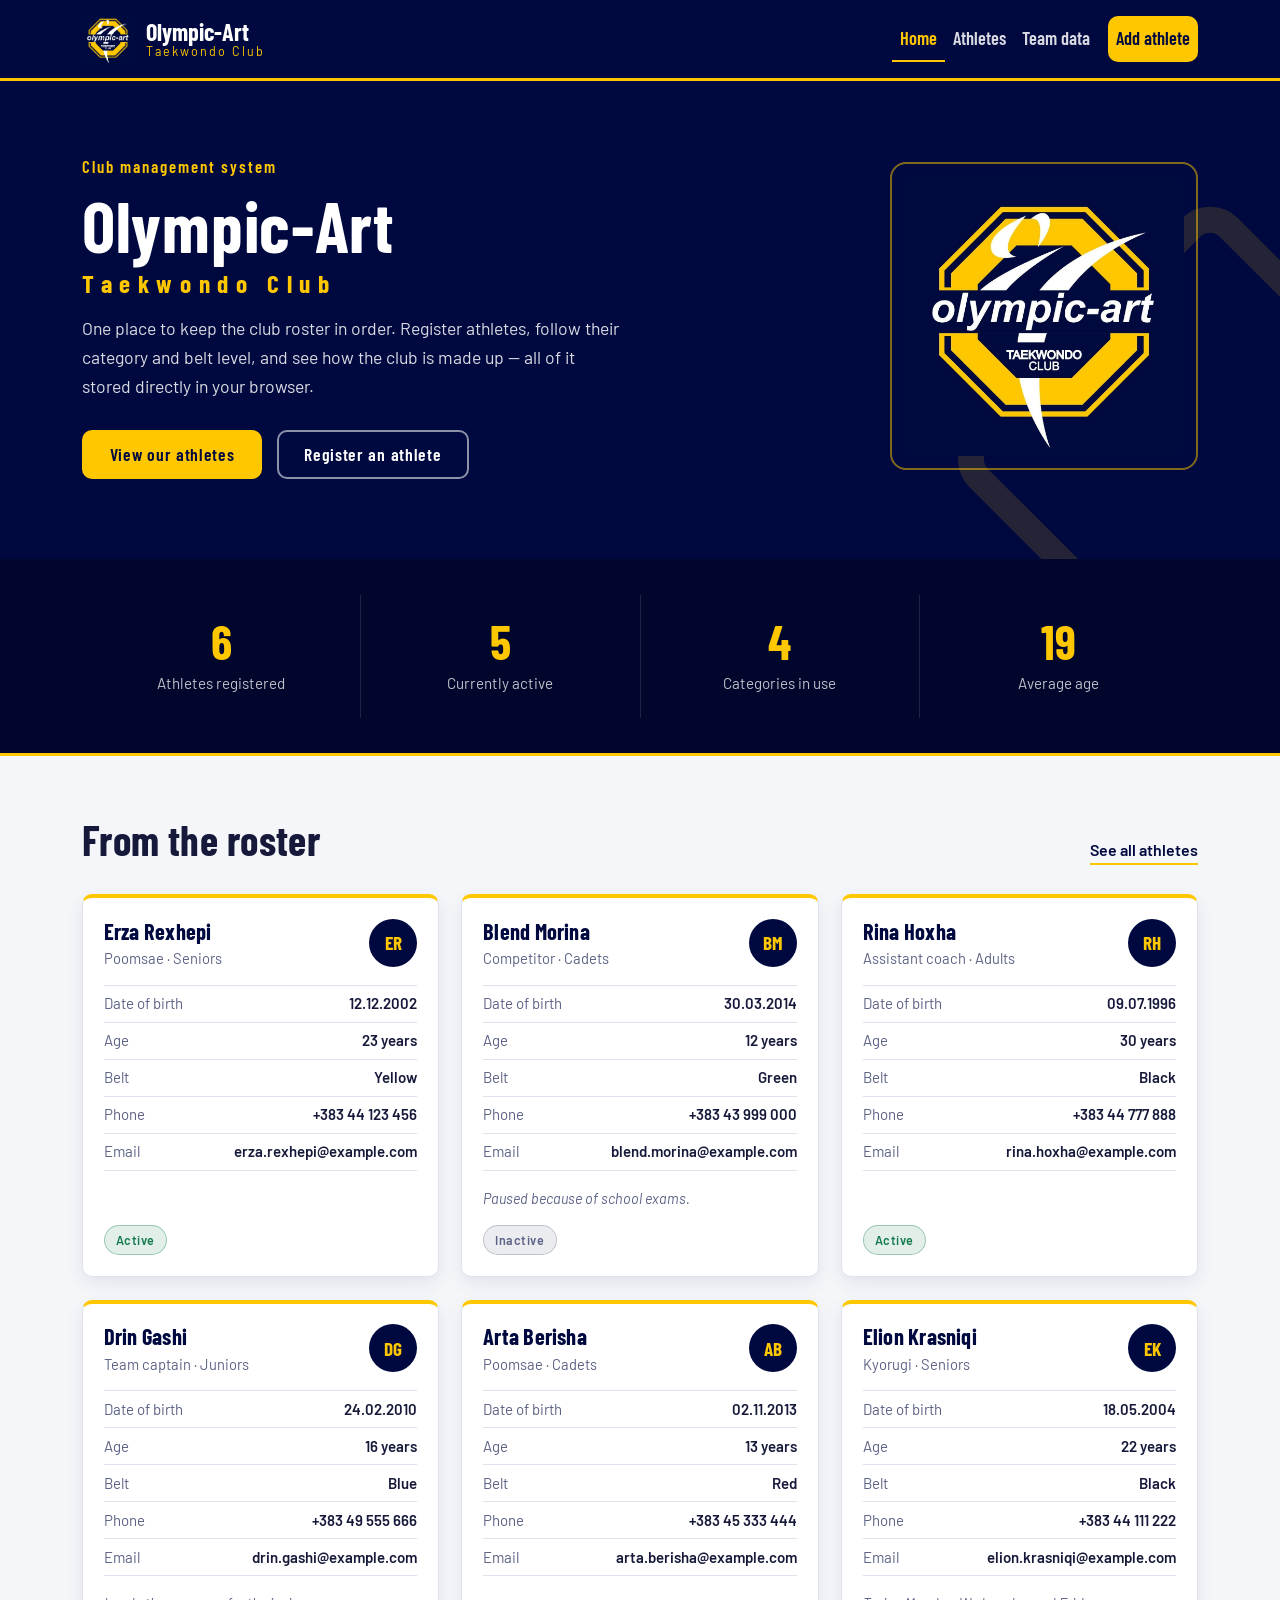
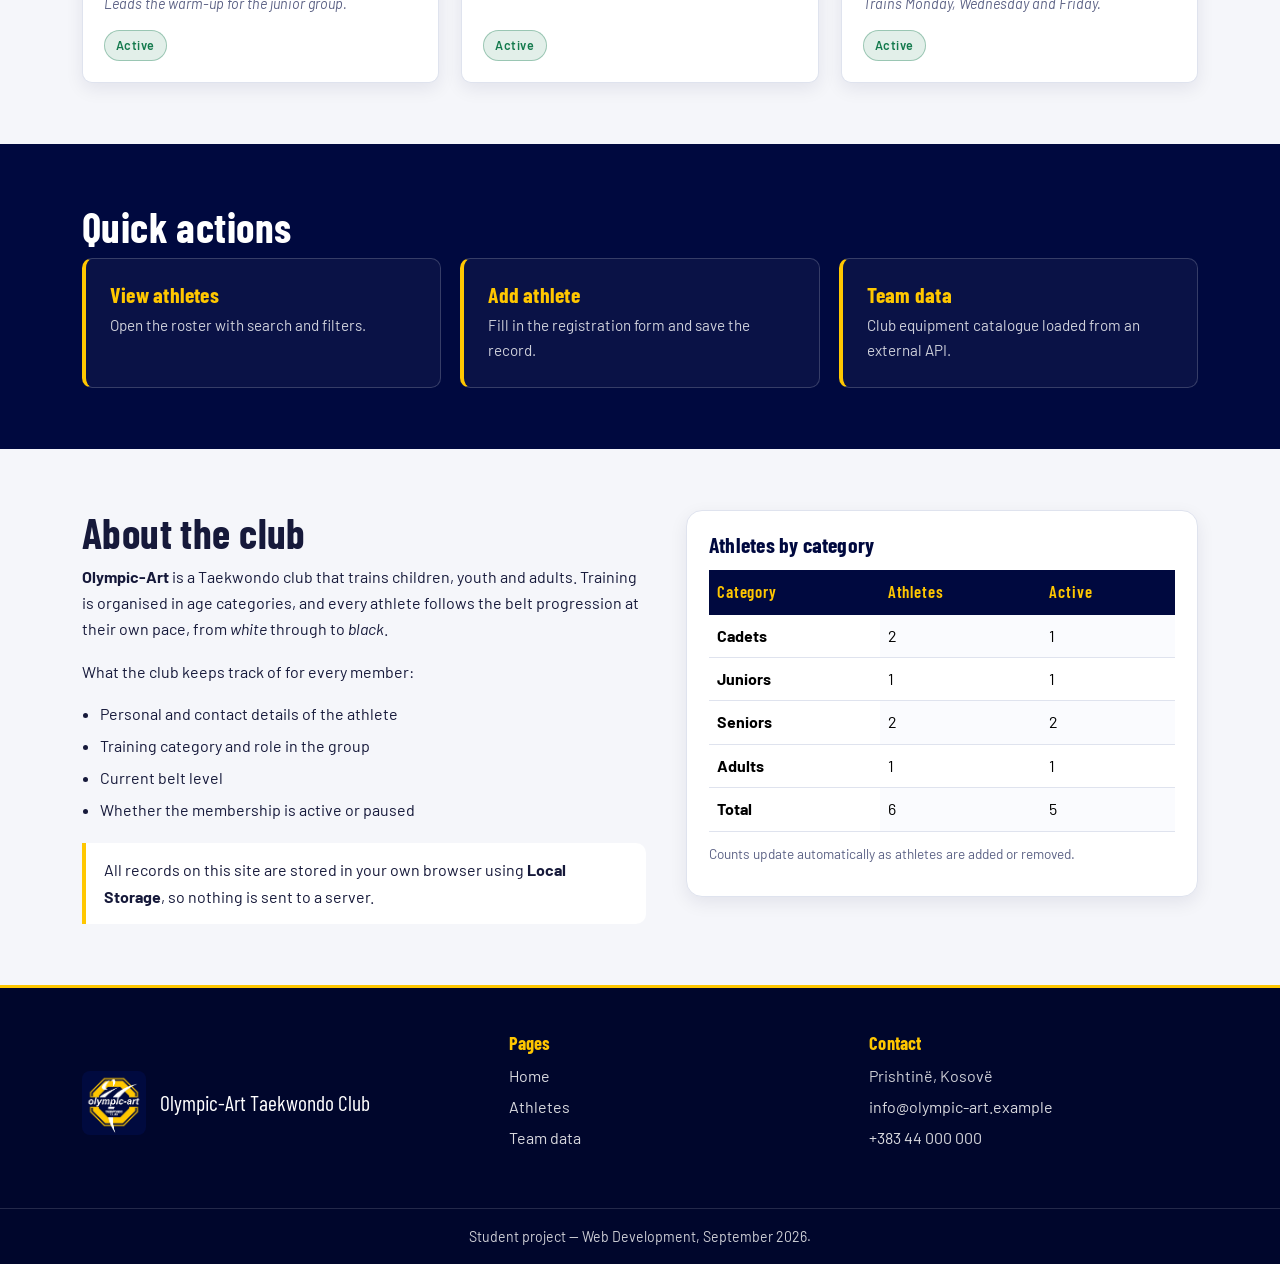
<file: index.html>
<!DOCTYPE html>
<html lang="en">
<head>
  <meta charset="UTF-8">
  <meta name="viewport" content="width=device-width, initial-scale=1.0">
  <title>Olympic-Art Taekwondo Club — Home</title>
  <meta name="description" content="Olympic-Art Taekwondo Club — athlete management system built with HTML, CSS, JavaScript and Bootstrap 5.">

  <!-- Bootstrap 5 (CSS framework) -->
  <link href="https://cdn.jsdelivr.net/npm/bootstrap@5.3.3/dist/css/bootstrap.min.css" rel="stylesheet">
  <!-- Fonts -->
  <link rel="preconnect" href="https://fonts.googleapis.com">
  <link rel="preconnect" href="https://fonts.gstatic.com" crossorigin>
  <link href="https://fonts.googleapis.com/css2?family=Barlow+Condensed:wght@500;600;700&family=Barlow:wght@400;500;600;700&display=swap" rel="stylesheet">
  <!-- My own external stylesheet -->
  <link rel="stylesheet" href="styles/style.css">
  <link rel="icon" href="assets/images/olympic-art-logo.jpg">
</head>

<body>

  <!-- ============ HEADER / NAVIGATION ============ -->
  <header class="site-header">
    <nav class="navbar navbar-expand-lg oa-navbar" aria-label="Main navigation">
      <div class="container">

        <a class="navbar-brand oa-brand" href="index.html">
          <img src="assets/images/olympic-art-logo.jpg" alt="Olympic-Art Taekwondo Club logo" class="oa-logo">
          <span class="oa-brand-text">
            <strong>Olympic-Art</strong>
            <em>Taekwondo Club</em>
          </span>
        </a>

        <button class="navbar-toggler oa-toggler" type="button" data-bs-toggle="collapse"
                data-bs-target="#mainNav" aria-controls="mainNav" aria-expanded="false"
                aria-label="Open navigation menu">
          <span class="navbar-toggler-icon"></span>
        </button>

        <div class="collapse navbar-collapse" id="mainNav">
          <ul class="navbar-nav ms-auto oa-nav-list">
            <li class="nav-item"><a class="nav-link active" href="index.html">Home</a></li>
            <li class="nav-item"><a class="nav-link" href="pages/players.html">Athletes</a></li>
            <li class="nav-item"><a class="nav-link" href="pages/api.html">Team data</a></li>
            <li class="nav-item"><a class="nav-link nav-cta" href="pages/players.html#addAthlete">Add athlete</a></li>
          </ul>
        </div>

      </div>
    </nav>
  </header>

  <main>

    <!-- ============ HERO ============ -->
    <section class="hero" id="top">
      <div class="container hero-inner">

        <div class="hero-copy">
          <p class="hero-eyebrow">Club management system</p>
          <h1 class="hero-title">Olympic-Art<span class="hero-title-sub">Taekwondo Club</span></h1>
          <p class="hero-text">
            One place to keep the club roster in order. Register athletes, follow their
            category and belt level, and see how the club is made up — all of it stored
            directly in your browser.
          </p>
          <div class="hero-actions">
            <a class="btn btn-gold" href="pages/players.html">View our athletes</a>
            <a class="btn btn-outline-light-gold" href="pages/players.html#addAthlete">Register an athlete</a>
          </div>
        </div>

        <div class="hero-logo-wrap">
          <img src="assets/images/olympic-art-logo.jpg" alt="Official Olympic-Art club emblem" class="hero-logo">
        </div>

      </div>
    </section>

    <!-- ============ STATISTICS DASHBOARD (values written by JavaScript) ============ -->
    <section class="stats" aria-labelledby="statsHeading">
      <div class="container">
        <h2 id="statsHeading" class="visually-hidden">Club statistics</h2>

        <div class="stats-grid">
          <article class="stat">
            <p class="stat-value" id="statTotal">0</p>
            <p class="stat-label">Athletes registered</p>
          </article>
          <article class="stat">
            <p class="stat-value" id="statActive">0</p>
            <p class="stat-label">Currently active</p>
          </article>
          <article class="stat">
            <p class="stat-value" id="statTeams">0</p>
            <p class="stat-label">Categories in use</p>
          </article>
          <article class="stat">
            <p class="stat-value" id="statAvgAge">0</p>
            <p class="stat-label">Average age</p>
          </article>
        </div>
      </div>
    </section>

    <!-- ============ FEATURED ATHLETES (rendered from Local Storage) ============ -->
    <section class="section section-light" aria-labelledby="featuredHeading">
      <div class="container">

        <div class="section-head">
          <h2 id="featuredHeading">From the roster</h2>
          <a class="section-link" href="pages/players.html">See all athletes</a>
        </div>

        <div class="card-grid" id="featuredAthletes">
          <!-- JavaScript inserts athlete cards here -->
        </div>

        <p class="empty-note" id="featuredEmpty" hidden>
          No athletes yet. <a href="pages/players.html#addAthlete">Register the first one</a>.
        </p>

      </div>
    </section>

    <!-- ============ QUICK ACTIONS ============ -->
    <section class="section section-navy" aria-labelledby="actionsHeading">
      <div class="container">
        <h2 id="actionsHeading" class="section-title-light">Quick actions</h2>

        <div class="action-grid">
          <a class="action" href="pages/players.html">
            <h3 class="action-title">View athletes</h3>
            <p class="action-text">Open the roster with search and filters.</p>
          </a>
          <a class="action" href="pages/players.html#addAthlete">
            <h3 class="action-title">Add athlete</h3>
            <p class="action-text">Fill in the registration form and save the record.</p>
          </a>
          <a class="action" href="pages/api.html">
            <h3 class="action-title">Team data</h3>
            <p class="action-text">Club equipment catalogue loaded from an external API.</p>
          </a>
        </div>
      </div>
    </section>

    <!-- ============ ABOUT + TABLE ============ -->
    <section class="section section-light" aria-labelledby="aboutHeading">
      <div class="container about-layout">

        <article class="about-text">
          <h2 id="aboutHeading">About the club</h2>
          <p>
            <strong>Olympic-Art</strong> is a Taekwondo club that trains children, youth and adults.
            Training is organised in age categories, and every athlete follows the belt
            progression at their own pace, from <em>white</em> through to <em>black</em>.
          </p>
          <p>What the club keeps track of for every member:</p>
          <ul class="about-list">
            <li>Personal and contact details of the athlete</li>
            <li>Training category and role in the group</li>
            <li>Current belt level</li>
            <li>Whether the membership is active or paused</li>
          </ul>
          <p class="about-note">
            All records on this site are stored in your own browser using
            <strong>Local Storage</strong>, so nothing is sent to a server.
          </p>
        </article>

        <div class="about-table">
          <h3 class="table-title">Athletes by category</h3>
          <div class="table-responsive">
            <table class="table oa-table">
              <caption>Counts update automatically as athletes are added or removed.</caption>
              <thead>
                <tr>
                  <th scope="col">Category</th>
                  <th scope="col">Athletes</th>
                  <th scope="col">Active</th>
                </tr>
              </thead>
              <tbody id="categoryTableBody">
                <!-- JavaScript inserts rows here -->
              </tbody>
            </table>
          </div>
        </div>

      </div>
    </section>

  </main>

  <!-- ============ FOOTER ============ -->
  <footer class="site-footer">
    <div class="container footer-inner">

      <div class="footer-brand">
        <img src="assets/images/olympic-art-logo.jpg" alt="Olympic-Art logo" class="footer-logo">
        <p class="footer-tagline">Olympic-Art Taekwondo Club</p>
      </div>

      <nav class="footer-nav" aria-label="Footer navigation">
        <h2 class="footer-heading">Pages</h2>
        <ul>
          <li><a href="index.html">Home</a></li>
          <li><a href="pages/players.html">Athletes</a></li>
          <li><a href="pages/api.html">Team data</a></li>
        </ul>
      </nav>

      <address class="footer-contact">
        <h2 class="footer-heading">Contact</h2>
        <p>Prishtinë, Kosovë</p>
        <p><a href="mailto:info@olympic-art.example">info@olympic-art.example</a></p>
        <p><a href="tel:+38344000000">+383 44 000 000</a></p>
      </address>

    </div>
    <div class="footer-bottom">
      <p>Student project — Web Development, September 2026.</p>
    </div>
  </footer>

  <!-- Bootstrap JavaScript (needed for the mobile navbar) -->
  <script src="https://cdn.jsdelivr.net/npm/bootstrap@5.3.3/dist/js/bootstrap.bundle.min.js"></script>
  <!-- My own JavaScript -->
  <script src="scripts/script.js"></script>
</body>
</html>
</file>
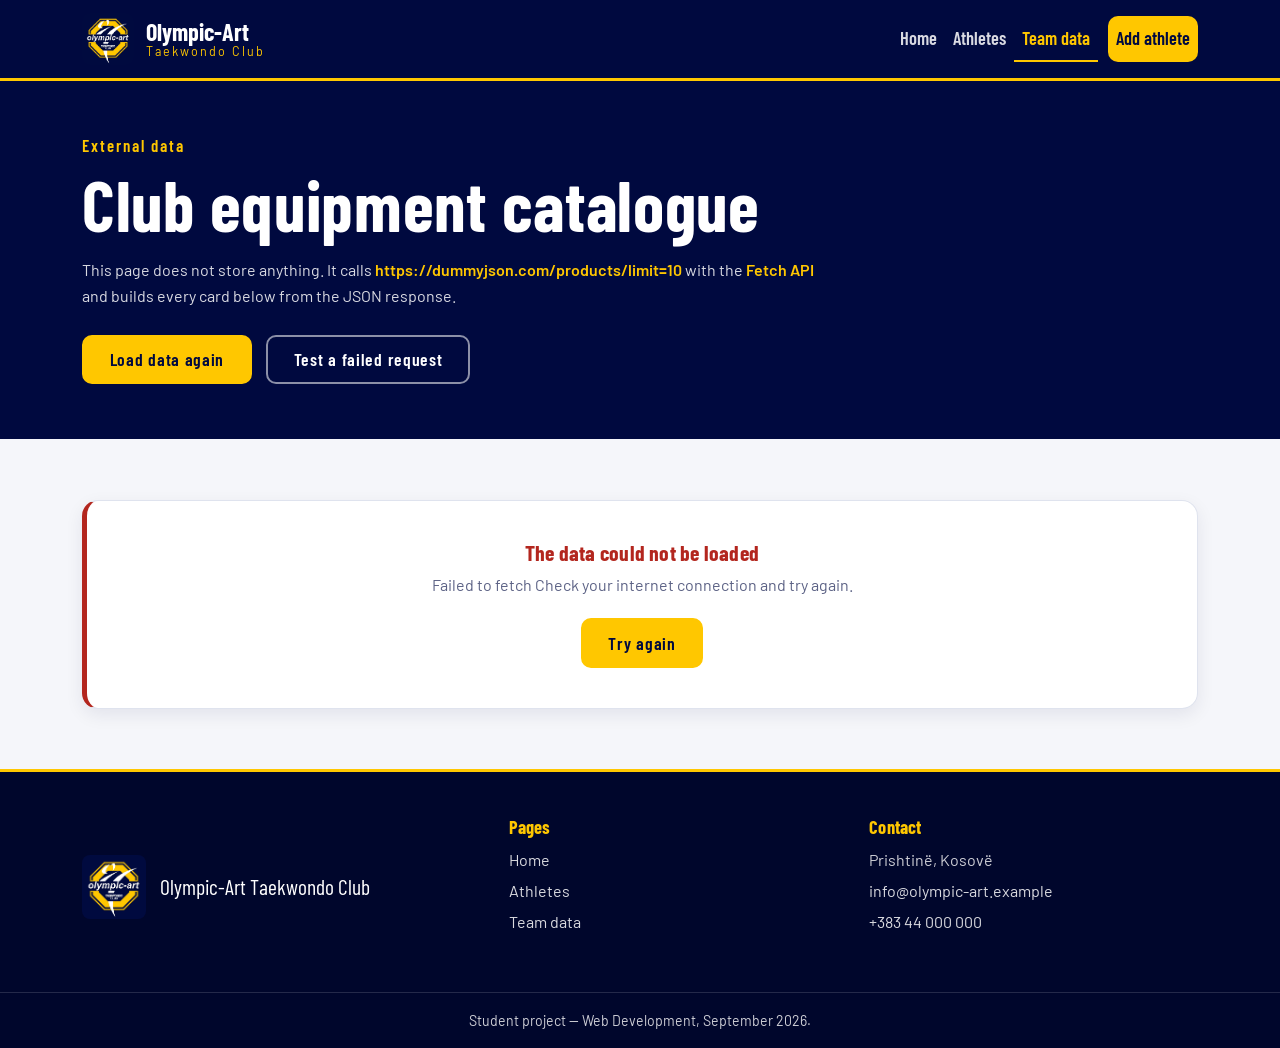
<file: pages/api.html>
<!DOCTYPE html>
<html lang="en">
<head>
  <meta charset="UTF-8">
  <meta name="viewport" content="width=device-width, initial-scale=1.0">
  <title>Team data — Olympic-Art Taekwondo Club</title>
  <meta name="description" content="Live data loaded with the Fetch API from dummyjson.com and rendered with DOM manipulation.">

  <link href="https://cdn.jsdelivr.net/npm/bootstrap@5.3.3/dist/css/bootstrap.min.css" rel="stylesheet">
  <link rel="preconnect" href="https://fonts.googleapis.com">
  <link rel="preconnect" href="https://fonts.gstatic.com" crossorigin>
  <link href="https://fonts.googleapis.com/css2?family=Barlow+Condensed:wght@500;600;700&family=Barlow:wght@400;500;600;700&display=swap" rel="stylesheet">
  <link rel="stylesheet" href="../styles/style.css">
  <link rel="icon" href="../assets/images/olympic-art-logo.jpg">
</head>

<body>

  <!-- ============ HEADER / NAVIGATION ============ -->
  <header class="site-header">
    <nav class="navbar navbar-expand-lg oa-navbar" aria-label="Main navigation">
      <div class="container">

        <a class="navbar-brand oa-brand" href="../index.html">
          <img src="../assets/images/olympic-art-logo.jpg" alt="Olympic-Art Taekwondo Club logo" class="oa-logo">
          <span class="oa-brand-text">
            <strong>Olympic-Art</strong>
            <em>Taekwondo Club</em>
          </span>
        </a>

        <button class="navbar-toggler oa-toggler" type="button" data-bs-toggle="collapse"
                data-bs-target="#mainNav" aria-controls="mainNav" aria-expanded="false"
                aria-label="Open navigation menu">
          <span class="navbar-toggler-icon"></span>
        </button>

        <div class="collapse navbar-collapse" id="mainNav">
          <ul class="navbar-nav ms-auto oa-nav-list">
            <li class="nav-item"><a class="nav-link" href="../index.html">Home</a></li>
            <li class="nav-item"><a class="nav-link" href="players.html">Athletes</a></li>
            <li class="nav-item"><a class="nav-link active" href="api.html">Team data</a></li>
            <li class="nav-item"><a class="nav-link nav-cta" href="players.html#addAthlete">Add athlete</a></li>
          </ul>
        </div>

      </div>
    </nav>
  </header>

  <main>

    <!-- ============ PAGE INTRO ============ -->
    <section class="page-head">
      <div class="container">
        <p class="hero-eyebrow">External data</p>
        <h1 class="page-title">Club equipment catalogue</h1>
        <p class="page-lead">
          This page does not store anything. It calls
          <strong>https://dummyjson.com/products/limit=10</strong> with the
          <strong>Fetch API</strong> and builds every card below from the JSON response.
        </p>

        <div class="hero-actions">
          <button type="button" class="btn btn-gold" id="reloadBtn">Load data again</button>
          <button type="button" class="btn btn-outline-light-gold" id="simulateErrorBtn">Test a failed request</button>
        </div>
      </div>
    </section>

    <!-- ============ FETCH RESULT ============ -->
    <section class="section section-light" aria-labelledby="apiHeading">
      <div class="container">

        <h2 id="apiHeading" class="visually-hidden">Data received from the API</h2>

        <!-- 1. Loading state -->
        <div class="state-box" id="loadingState" role="status">
          <span class="spinner-border oa-spinner" aria-hidden="true"></span>
          <p>Loading data from the API…</p>
        </div>

        <!-- 2. Error state -->
        <div class="state-box state-error" id="errorState" role="alert" hidden>
          <h3 class="state-title">The data could not be loaded</h3>
          <p id="errorMessage"></p>
          <button type="button" class="btn btn-gold" id="retryBtn">Try again</button>
        </div>

        <!-- 3. Small note about which endpoint answered -->
        <p class="api-note" id="apiNote" hidden></p>

        <!-- 4. Products are created here by JavaScript -->
        <div class="product-grid" id="productGrid"></div>

      </div>
    </section>

  </main>

  <!-- ============ FOOTER ============ -->
  <footer class="site-footer">
    <div class="container footer-inner">

      <div class="footer-brand">
        <img src="../assets/images/olympic-art-logo.jpg" alt="Olympic-Art logo" class="footer-logo">
        <p class="footer-tagline">Olympic-Art Taekwondo Club</p>
      </div>

      <nav class="footer-nav" aria-label="Footer navigation">
        <h2 class="footer-heading">Pages</h2>
        <ul>
          <li><a href="../index.html">Home</a></li>
          <li><a href="players.html">Athletes</a></li>
          <li><a href="api.html">Team data</a></li>
        </ul>
      </nav>

      <address class="footer-contact">
        <h2 class="footer-heading">Contact</h2>
        <p>Prishtinë, Kosovë</p>
        <p><a href="mailto:info@olympic-art.example">info@olympic-art.example</a></p>
        <p><a href="tel:+38344000000">+383 44 000 000</a></p>
      </address>

    </div>
    <div class="footer-bottom">
      <p>Student project — Web Development, September 2026.</p>
    </div>
  </footer>

  <script src="https://cdn.jsdelivr.net/npm/bootstrap@5.3.3/dist/js/bootstrap.bundle.min.js"></script>
  <script src="../scripts/script.js"></script>
</body>
</html>
</file>
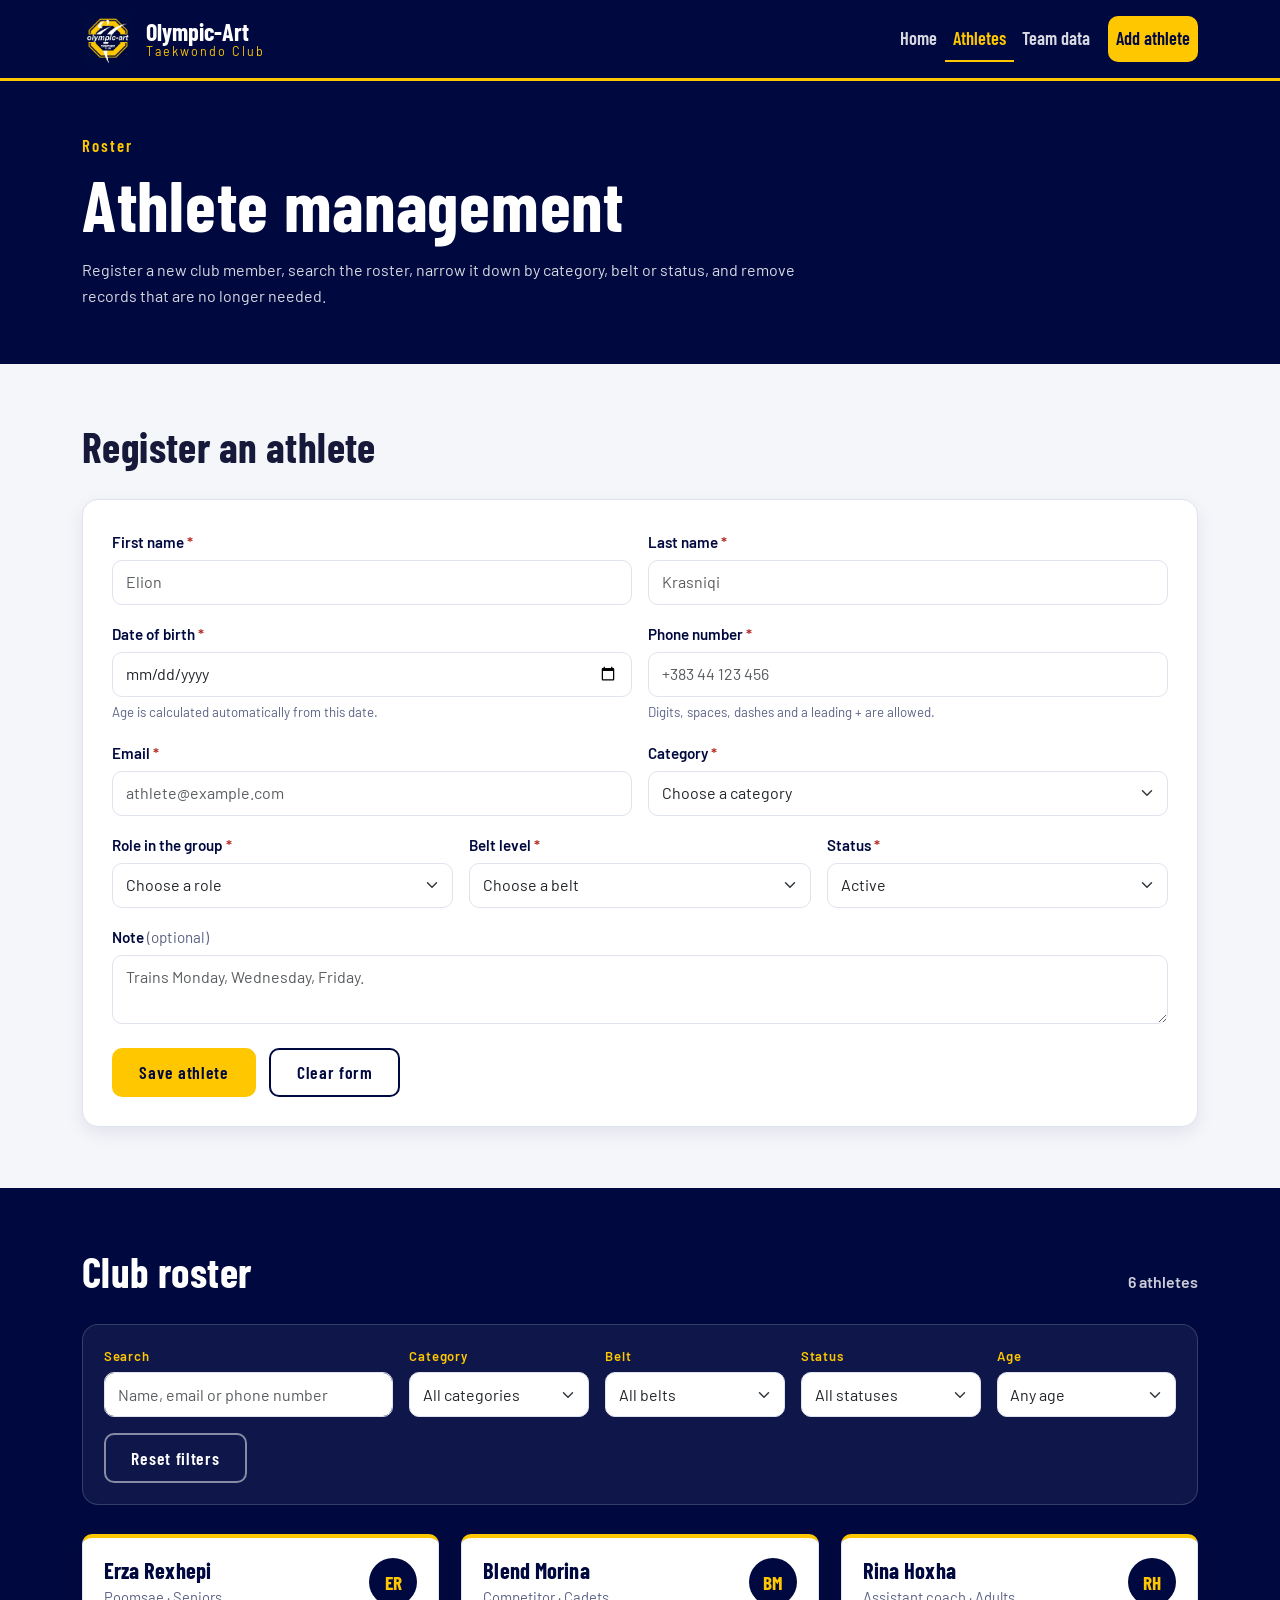
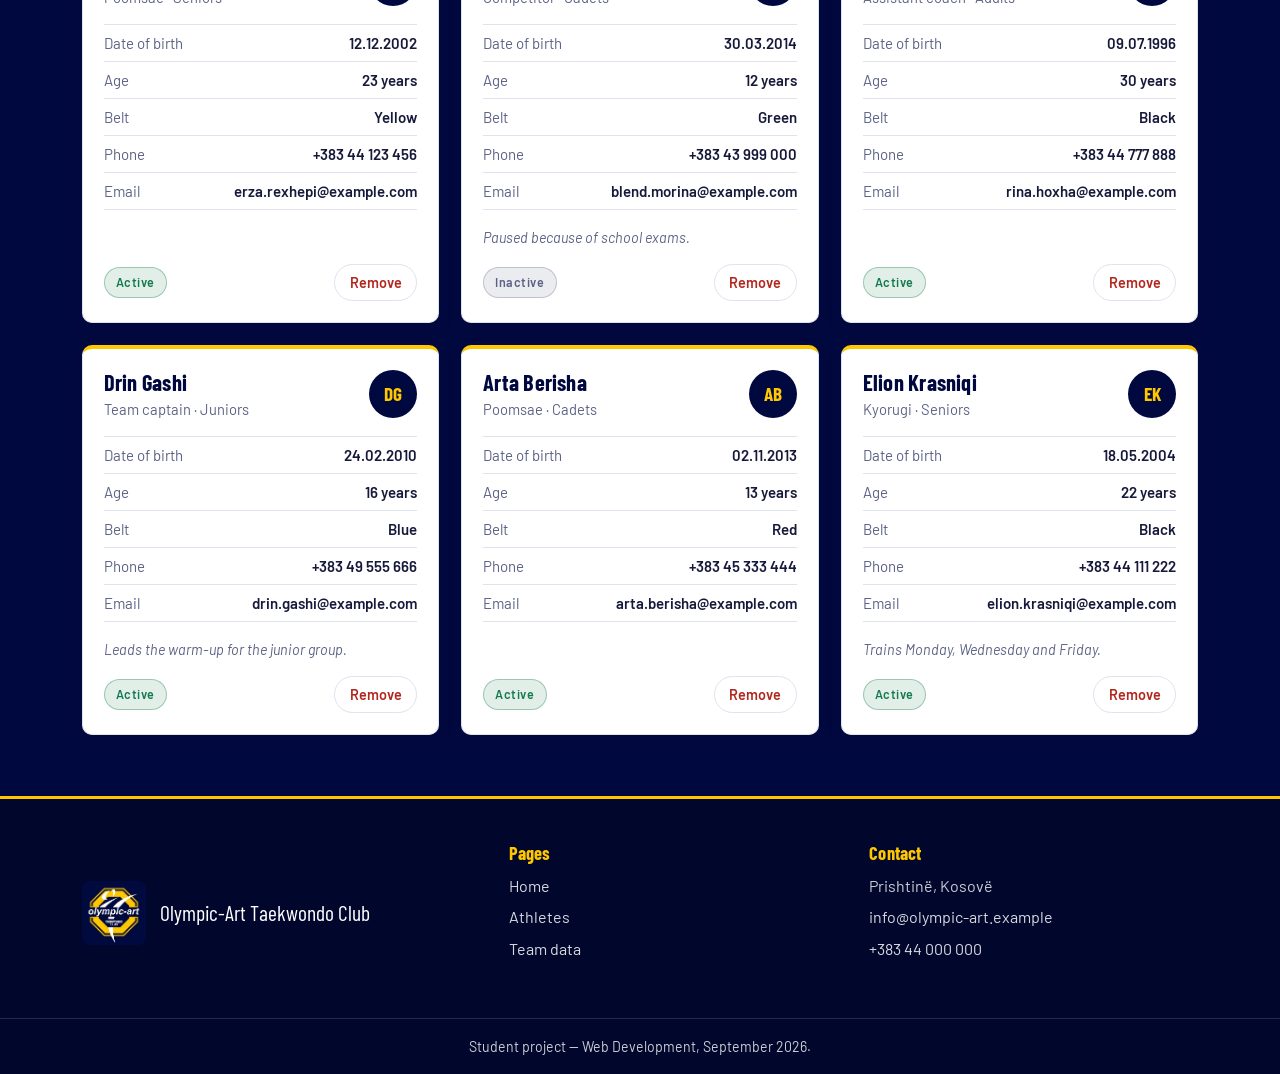
<file: pages/players.html>
<!DOCTYPE html>
<html lang="en">
<head>
  <meta charset="UTF-8">
  <meta name="viewport" content="width=device-width, initial-scale=1.0">
  <title>Athletes — Olympic-Art Taekwondo Club</title>
  <meta name="description" content="Register, search, filter and remove Olympic-Art athletes. Data is saved in Local Storage.">

  <link href="https://cdn.jsdelivr.net/npm/bootstrap@5.3.3/dist/css/bootstrap.min.css" rel="stylesheet">
  <link rel="preconnect" href="https://fonts.googleapis.com">
  <link rel="preconnect" href="https://fonts.gstatic.com" crossorigin>
  <link href="https://fonts.googleapis.com/css2?family=Barlow+Condensed:wght@500;600;700&family=Barlow:wght@400;500;600;700&display=swap" rel="stylesheet">
  <link rel="stylesheet" href="../styles/style.css">
  <link rel="icon" href="../assets/images/olympic-art-logo.jpg">
</head>

<body>

  <!-- ============ HEADER / NAVIGATION ============ -->
  <header class="site-header">
    <nav class="navbar navbar-expand-lg oa-navbar" aria-label="Main navigation">
      <div class="container">

        <a class="navbar-brand oa-brand" href="../index.html">
          <img src="../assets/images/olympic-art-logo.jpg" alt="Olympic-Art Taekwondo Club logo" class="oa-logo">
          <span class="oa-brand-text">
            <strong>Olympic-Art</strong>
            <em>Taekwondo Club</em>
          </span>
        </a>

        <button class="navbar-toggler oa-toggler" type="button" data-bs-toggle="collapse"
                data-bs-target="#mainNav" aria-controls="mainNav" aria-expanded="false"
                aria-label="Open navigation menu">
          <span class="navbar-toggler-icon"></span>
        </button>

        <div class="collapse navbar-collapse" id="mainNav">
          <ul class="navbar-nav ms-auto oa-nav-list">
            <li class="nav-item"><a class="nav-link" href="../index.html">Home</a></li>
            <li class="nav-item"><a class="nav-link active" href="players.html">Athletes</a></li>
            <li class="nav-item"><a class="nav-link" href="api.html">Team data</a></li>
            <li class="nav-item"><a class="nav-link nav-cta" href="#addAthlete">Add athlete</a></li>
          </ul>
        </div>

      </div>
    </nav>
  </header>

  <main>

    <!-- ============ PAGE INTRO ============ -->
    <section class="page-head">
      <div class="container">
        <p class="hero-eyebrow">Roster</p>
        <h1 class="page-title">Athlete management</h1>
        <p class="page-lead">
          Register a new club member, search the roster, narrow it down by category,
          belt or status, and remove records that are no longer needed.
        </p>
      </div>
    </section>

    <!-- ============ REGISTRATION FORM ============ -->
    <section class="section section-light" id="addAthlete" aria-labelledby="formHeading">
      <div class="container">

        <div class="section-head">
          <h2 id="formHeading">Register an athlete</h2>
        </div>

        <!-- Success message shown by JavaScript after a valid submit -->
        <div class="alert alert-success oa-alert" id="formSuccess" role="status" hidden></div>
        <div class="alert alert-danger oa-alert" id="formSaveError" role="alert" hidden></div>

        <!-- novalidate turns off the browser's own bubbles so my JavaScript does the checking -->
        <form id="athleteForm" class="athlete-form" novalidate>
          <div class="row g-3">

            <div class="col-12 col-md-6">
              <label class="form-label" for="firstName">First name <span class="req">*</span></label>
              <input type="text" class="form-control" id="firstName" aria-describedby="firstNameError" name="firstName"
                     placeholder="Elion" autocomplete="given-name">
              <p class="field-error" id="firstNameError" hidden></p>
            </div>

            <div class="col-12 col-md-6">
              <label class="form-label" for="lastName">Last name <span class="req">*</span></label>
              <input type="text" class="form-control" id="lastName" aria-describedby="lastNameError" name="lastName"
                     placeholder="Krasniqi" autocomplete="family-name">
              <p class="field-error" id="lastNameError" hidden></p>
            </div>

            <div class="col-12 col-md-6">
              <label class="form-label" for="birthDate">Date of birth <span class="req">*</span></label>
              <input type="date" class="form-control" id="birthDate" aria-describedby="birthDateHint birthDateError" name="birthDate">
              <p class="field-hint" id="birthDateHint">Age is calculated automatically from this date.</p>
              <p class="field-error" id="birthDateError" hidden></p>
            </div>

            <div class="col-12 col-md-6">
              <label class="form-label" for="phone">Phone number <span class="req">*</span></label>
              <input type="tel" class="form-control" id="phone" aria-describedby="phoneHint phoneError" name="phone"
                     placeholder="+383 44 123 456" autocomplete="tel">
              <p class="field-hint" id="phoneHint">Digits, spaces, dashes and a leading + are allowed.</p>
              <p class="field-error" id="phoneError" hidden></p>
            </div>

            <div class="col-12 col-md-6">
              <label class="form-label" for="email">Email <span class="req">*</span></label>
              <input type="email" class="form-control" id="email" aria-describedby="emailError" name="email"
                     placeholder="athlete@example.com" autocomplete="email">
              <p class="field-error" id="emailError" hidden></p>
            </div>

            <div class="col-12 col-md-6">
              <label class="form-label" for="team">Category <span class="req">*</span></label>
              <select class="form-select" id="team" aria-describedby="teamError" name="team">
                <option value="">Choose a category</option>
                <option value="Cadets">Cadets</option>
                <option value="Juniors">Juniors</option>
                <option value="Seniors">Seniors</option>
                <option value="Adults">Adults</option>
              </select>
              <p class="field-error" id="teamError" hidden></p>
            </div>

            <div class="col-12 col-md-4">
              <label class="form-label" for="position">Role in the group <span class="req">*</span></label>
              <select class="form-select" id="position" aria-describedby="positionError" name="position">
                <option value="">Choose a role</option>
                <option value="Competitor">Competitor</option>
                <option value="Team captain">Team captain</option>
                <option value="Poomsae">Poomsae</option>
                <option value="Kyorugi">Kyorugi</option>
                <option value="Assistant coach">Assistant coach</option>
              </select>
              <p class="field-error" id="positionError" hidden></p>
            </div>

            <div class="col-12 col-md-4">
              <label class="form-label" for="belt">Belt level <span class="req">*</span></label>
              <select class="form-select" id="belt" aria-describedby="beltError" name="belt">
                <option value="">Choose a belt</option>
                <option value="White">White</option>
                <option value="Yellow">Yellow</option>
                <option value="Green">Green</option>
                <option value="Blue">Blue</option>
                <option value="Red">Red</option>
                <option value="Black">Black</option>
              </select>
              <p class="field-error" id="beltError" hidden></p>
            </div>

            <div class="col-12 col-md-4">
              <label class="form-label" for="status">Status <span class="req">*</span></label>
              <select class="form-select" id="status" aria-describedby="statusError" name="status">
                <option value="Active">Active</option>
                <option value="Inactive">Inactive</option>
              </select>
              <p class="field-error" id="statusError" hidden></p>
            </div>

            <div class="col-12">
              <label class="form-label" for="notes">Note <span class="optional">(optional)</span></label>
              <textarea class="form-control" id="notes" name="notes" rows="2"
                        placeholder="Trains Monday, Wednesday, Friday."></textarea>
            </div>

            <div class="col-12 form-actions">
              <button type="submit" class="btn btn-gold" id="saveAthleteBtn">Save athlete</button>
              <button type="reset" class="btn btn-ghost" id="clearFormBtn">Clear form</button>
            </div>

          </div>
        </form>

      </div>
    </section>

    <!-- ============ SEARCH + FILTERS ============ -->
    <section class="section section-navy" aria-labelledby="rosterHeading">
      <div class="container">

        <div class="section-head">
          <h2 id="rosterHeading" class="section-title-light">Club roster</h2>
          <p class="result-count" id="resultCount" role="status">0 athletes</p>
        </div>

        <div class="toolbar">
          <div class="toolbar-search">
            <label class="toolbar-label" for="searchInput">Search</label>
            <input type="search" class="form-control" id="searchInput"
                   placeholder="Name, email or phone number">
          </div>

          <div class="toolbar-filter">
            <label class="toolbar-label" for="filterTeam">Category</label>
            <select class="form-select" id="filterTeam">
              <option value="all">All categories</option>
              <option value="Cadets">Cadets</option>
              <option value="Juniors">Juniors</option>
              <option value="Seniors">Seniors</option>
              <option value="Adults">Adults</option>
            </select>
          </div>

          <div class="toolbar-filter">
            <label class="toolbar-label" for="filterBelt">Belt</label>
            <select class="form-select" id="filterBelt">
              <option value="all">All belts</option>
              <option value="White">White</option>
              <option value="Yellow">Yellow</option>
              <option value="Green">Green</option>
              <option value="Blue">Blue</option>
              <option value="Red">Red</option>
              <option value="Black">Black</option>
            </select>
          </div>

          <div class="toolbar-filter">
            <label class="toolbar-label" for="filterStatus">Status</label>
            <select class="form-select" id="filterStatus">
              <option value="all">All statuses</option>
              <option value="Active">Active</option>
              <option value="Inactive">Inactive</option>
            </select>
          </div>

          <div class="toolbar-filter">
            <label class="toolbar-label" for="filterAge">Age</label>
            <select class="form-select" id="filterAge">
              <option value="all">Any age</option>
              <option value="0-13">Under 14</option>
              <option value="14-17">14 to 17</option>
              <option value="18-29">18 to 29</option>
              <option value="30-120">30 and over</option>
            </select>
          </div>

          <div class="toolbar-reset">
            <button type="button" class="btn btn-ghost" id="resetFiltersBtn">Reset filters</button>
          </div>
        </div>

        <!-- Athlete cards are created here by JavaScript -->
        <div class="card-grid" id="athleteList"></div>

        <p class="empty-note empty-note-light" id="emptyMessage" hidden></p>

      </div>
    </section>

  </main>

  <!-- ============ DELETE CONFIRMATION (Bootstrap modal) ============ -->
  <div class="modal fade" id="deleteModal" tabindex="-1" aria-labelledby="deleteModalTitle" aria-hidden="true">
    <div class="modal-dialog modal-dialog-centered">
      <div class="modal-content oa-modal">
        <div class="modal-header">
          <h2 class="modal-title h5" id="deleteModalTitle">Remove athlete</h2>
          <button type="button" class="btn-close" data-bs-dismiss="modal" aria-label="Close"></button>
        </div>
        <div class="modal-body">
          <p id="deleteModalText">This record will be deleted from Local Storage.</p>
        </div>
        <div class="modal-footer">
          <button type="button" class="btn btn-ghost" data-bs-dismiss="modal">Keep athlete</button>
          <button type="button" class="btn btn-danger-oa" id="confirmDeleteBtn">Remove athlete</button>
        </div>
      </div>
    </div>
  </div>

  <!-- ============ FOOTER ============ -->
  <footer class="site-footer">
    <div class="container footer-inner">

      <div class="footer-brand">
        <img src="../assets/images/olympic-art-logo.jpg" alt="Olympic-Art logo" class="footer-logo">
        <p class="footer-tagline">Olympic-Art Taekwondo Club</p>
      </div>

      <nav class="footer-nav" aria-label="Footer navigation">
        <h2 class="footer-heading">Pages</h2>
        <ul>
          <li><a href="../index.html">Home</a></li>
          <li><a href="players.html">Athletes</a></li>
          <li><a href="api.html">Team data</a></li>
        </ul>
      </nav>

      <address class="footer-contact">
        <h2 class="footer-heading">Contact</h2>
        <p>Prishtinë, Kosovë</p>
        <p><a href="mailto:info@olympic-art.example">info@olympic-art.example</a></p>
        <p><a href="tel:+38344000000">+383 44 000 000</a></p>
      </address>

    </div>
    <div class="footer-bottom">
      <p>Student project — Web Development, September 2026.</p>
    </div>
  </footer>

  <script src="https://cdn.jsdelivr.net/npm/bootstrap@5.3.3/dist/js/bootstrap.bundle.min.js"></script>
  <script src="../scripts/script.js"></script>
</body>
</html>
</file>
<file: styles/style.css>
/* ==========================================================================
   Olympic-Art Taekwondo Club — main stylesheet
   Sections:
   1. Variables and base
   2. Typography and helpers
   3. Buttons
   4. Header and navigation
   5. Hero and page heads
   6. Statistics dashboard (CSS Grid)
   7. Sections, cards, athletes
   8. Form and validation
   9. Toolbar (search + filters)
   10. Table
   11. API page
   12. Footer
   13. Responsive design (media queries)
   ========================================================================== */


/* ===================== 1. VARIABLES AND BASE ============================ */

/* Keep the HTML hidden attribute working even if Bootstrap fails to load */
[hidden] { display: none !important; }

:root {
  /* Official club colours */
  --navy: #00093f;
  --gold: #ffc700;
  --white: #ffffff;

  /* Supporting shades built around the club colours */
  --navy-deep: #00062c;
  --navy-soft: #101a55;
  --surface: #f5f6fa;
  --ink: #16193a;
  --muted: #5c6285;
  --line: #dfe3ee;

  --green: #147a4d;
  --red: #b3261e;

  --radius: 10px;
  --radius-lg: 16px;
  --shadow: 0 6px 18px rgba(0, 9, 63, 0.08);
  --shadow-strong: 0 14px 32px rgba(0, 9, 63, 0.16);
}

*,
*::before,
*::after {
  box-sizing: border-box;             /* box model: padding and border stay inside the width */
}

html {
  scroll-behavior: smooth;
}

body {
  margin: 0;
  font-family: "Barlow", "Segoe UI", Arial, sans-serif;
  font-size: 1rem;
  line-height: 1.65;
  color: var(--ink);
  background-color: var(--white);
  overflow-x: hidden;                 /* no accidental horizontal scrolling */
}

img {
  max-width: 100%;
  height: auto;
  display: block;
}


/* ================ 2. TYPOGRAPHY AND SMALL HELPERS ======================= */

h1, h2, h3 {
  font-family: "Barlow Condensed", "Barlow", Arial, sans-serif;
  font-weight: 700;
  letter-spacing: 0.01em;
  line-height: 1.1;
  margin-top: 0;
}

h1 { font-size: clamp(2.6rem, 6vw, 4.4rem); }
h2 { font-size: clamp(1.9rem, 3.4vw, 2.6rem); }
h3 { font-size: 1.35rem; }

p { margin-top: 0; }

a {
  color: var(--navy);
  text-decoration: none;
}

a:hover {
  color: var(--navy-soft);
  text-decoration: underline;
}

/* Visible keyboard focus everywhere */
a:focus-visible,
button:focus-visible,
input:focus-visible,
select:focus-visible,
textarea:focus-visible {
  outline: 3px solid var(--gold);
  outline-offset: 2px;
}

.hero-eyebrow {
  font-family: "Barlow Condensed", Arial, sans-serif;
  font-size: 1.05rem;
  font-weight: 600;
  letter-spacing: 0.12em;
  color: var(--gold);
  margin-bottom: 0.4rem;
}

.empty-note {
  margin: 1.5rem 0 0;
  padding: 1.5rem;
  border: 1px dashed var(--line);
  border-radius: var(--radius);
  text-align: center;
  color: var(--muted);
  background-color: var(--white);
}

.empty-note-light {
  background-color: rgba(255, 255, 255, 0.06);
  border-color: rgba(255, 199, 0, 0.35);
  color: rgba(255, 255, 255, 0.82);
}

.empty-note-light a { color: var(--gold); }


/* ============================ 3. BUTTONS ================================ */

.btn {
  font-family: "Barlow Condensed", Arial, sans-serif;
  font-size: 1.1rem;
  font-weight: 600;
  letter-spacing: 0.04em;
  border-radius: var(--radius);
  padding: 0.6rem 1.6rem;
  border: 2px solid transparent;
  transition: background-color 0.2s ease, color 0.2s ease, border-color 0.2s ease;
}

.btn-gold {
  background-color: var(--gold);
  color: var(--navy);
  border-color: var(--gold);
}

.btn-gold:hover {
  background-color: #e6b400;
  border-color: #e6b400;
  color: var(--navy);
}

.btn-outline-light-gold {
  background-color: transparent;
  color: var(--white);
  border-color: rgba(255, 255, 255, 0.55);
}

.btn-outline-light-gold:hover {
  border-color: var(--gold);
  color: var(--gold);
}

.btn-ghost {
  background-color: transparent;
  color: var(--navy);
  border-color: var(--navy);
}

.btn-ghost:hover {
  background-color: var(--navy);
  color: var(--white);
}

.section-navy .btn-ghost {
  color: var(--white);
  border-color: rgba(255, 255, 255, 0.5);
}

.section-navy .btn-ghost:hover {
  background-color: var(--gold);
  border-color: var(--gold);
  color: var(--navy);
}

.btn-danger-oa {
  background-color: var(--red);
  color: var(--white);
  border-color: var(--red);
}

.btn-danger-oa:hover {
  background-color: #931d17;
  color: var(--white);
}

.btn-delete {
  font-family: "Barlow", Arial, sans-serif;
  font-size: 0.9rem;
  font-weight: 600;
  padding: 0.35rem 0.9rem;
  border-radius: 999px;
  border: 1px solid var(--line);
  background-color: var(--white);
  color: var(--red);
  cursor: pointer;
  transition: background-color 0.2s ease, color 0.2s ease;
}

.btn-delete:hover {
  background-color: var(--red);
  border-color: var(--red);
  color: var(--white);
}


/* ==================== 4. HEADER AND NAVIGATION ========================== */

.site-header {
  position: sticky;                   /* positioning: navbar stays on top while scrolling */
  top: 0;
  z-index: 1030;
}

.oa-navbar {
  background-color: var(--navy);
  border-bottom: 3px solid var(--gold);
  padding-top: 0.5rem;
  padding-bottom: 0.5rem;
}

.oa-brand {
  display: flex;                      /* flexbox: logo next to the club name */
  align-items: center;
  gap: 0.75rem;
}

.oa-logo {
  width: 52px;
  height: 52px;
  border-radius: 8px;                 /* only resized proportionally, colours untouched */
}

.oa-brand-text {
  display: flex;
  flex-direction: column;
  line-height: 1.1;
}

.oa-brand-text strong {
  font-family: "Barlow Condensed", Arial, sans-serif;
  font-size: 1.5rem;
  color: var(--white);
}

.oa-brand-text em {
  font-style: normal;
  font-size: 0.78rem;
  letter-spacing: 0.16em;
  color: var(--gold);
}

.oa-nav-list .nav-link {
  font-family: "Barlow Condensed", Arial, sans-serif;
  font-size: 1.15rem;
  font-weight: 600;
  color: rgba(255, 255, 255, 0.85);
  padding: 0.45rem 0.9rem;
  border-bottom: 2px solid transparent;
  transition: color 0.2s ease, border-color 0.2s ease;
}

.oa-nav-list .nav-link:hover,
.oa-nav-list .nav-link.active {
  color: var(--gold);
  border-bottom-color: var(--gold);
  text-decoration: none;
}

.oa-nav-list .nav-cta {
  background-color: var(--gold);
  color: var(--navy);
  border-radius: var(--radius);
  margin-left: 0.6rem;
}

.oa-nav-list .nav-cta:hover {
  background-color: var(--white);
  color: var(--navy);
  border-bottom-color: transparent;
}

.oa-toggler {
  border-color: rgba(255, 199, 0, 0.6);
}

/* Gold hamburger icon drawn as an inline SVG background */
.oa-toggler .navbar-toggler-icon {
  background-image: url("data:image/svg+xml,%3csvg xmlns='http://www.w3.org/2000/svg' viewBox='0 0 30 30'%3e%3cpath stroke='%23ffc700' stroke-width='2.5' stroke-linecap='round' stroke-miterlimit='10' d='M4 7h22M4 15h22M4 23h22'/%3e%3c/svg%3e");
}


/* ===================== 5. HERO AND PAGE HEADS =========================== */

.hero {
  position: relative;                 /* parent for the absolutely positioned stripe */
  background-color: var(--navy);
  color: var(--white);
  padding: 4.5rem 0 5rem;
  overflow: hidden;
}

.hero::after {
  content: "";
  position: absolute;                 /* decorative gold stripe taken from the emblem */
  right: -120px;
  bottom: -90px;
  width: 380px;
  height: 380px;
  border: 26px solid rgba(255, 199, 0, 0.14);
  transform: rotate(45deg);
  border-radius: 40px;
}

.hero-inner {
  position: relative;
  z-index: 1;
  display: flex;                      /* flexbox layout for the hero */
  align-items: center;
  justify-content: space-between;
  gap: 3rem;
}

.hero-copy { max-width: 34rem; }

.hero-title {
  color: var(--white);
  margin-bottom: 1rem;
}

.hero-title-sub {
  display: block;
  font-size: 0.36em;
  letter-spacing: 0.3em;
  color: var(--gold);
  margin-top: 0.35rem;
}

.hero-text {
  font-size: 1.1rem;
  color: rgba(255, 255, 255, 0.85);
  margin-bottom: 1.8rem;
}

.hero-actions {
  display: flex;
  flex-wrap: wrap;
  gap: 0.9rem;
}

.hero-logo-wrap {
  flex-shrink: 0;
  padding: 12px;
  border: 2px solid rgba(255, 199, 0, 0.5);
  border-radius: var(--radius-lg);
}

.hero-logo {
  width: 280px;
  height: auto;                       /* proportions of the official logo are kept */
  border-radius: 10px;
}

.page-head {
  background-color: var(--navy);
  color: var(--white);
  padding: 3.2rem 0 3.4rem;
}

.page-title {
  color: var(--white);
  margin-bottom: 0.8rem;
}

.page-lead {
  max-width: 46rem;
  color: rgba(255, 255, 255, 0.85);
  margin-bottom: 0;
}

.page-head .hero-actions { margin-top: 1.6rem; }
.page-head strong { color: var(--gold); font-weight: 600; }


/* ================ 6. STATISTICS DASHBOARD (CSS GRID) ==================== */

.stats {
  background-color: var(--navy-deep);
  padding: 2.2rem 0;
  border-bottom: 3px solid var(--gold);
}

.stats-grid {
  display: grid;                      /* CSS Grid: four equal statistic blocks */
  grid-template-columns: repeat(4, 1fr);
  gap: 1px;
  background-color: rgba(255, 255, 255, 0.12);
  border-radius: var(--radius);
  overflow: hidden;
}

.stat {
  background-color: var(--navy-deep);
  padding: 1.4rem 1.2rem;
  text-align: center;
}

.stat-value {
  font-family: "Barlow Condensed", Arial, sans-serif;
  font-size: 3rem;
  font-weight: 700;
  line-height: 1;
  color: var(--gold);
  margin-bottom: 0.35rem;
}

.stat-label {
  margin-bottom: 0;
  font-size: 0.95rem;
  color: rgba(255, 255, 255, 0.75);
}


/* ================ 7. SECTIONS, CARDS AND ATHLETES ======================= */

.section { padding: 3.8rem 0; }

.section-light { background-color: var(--surface); }

.section-navy {
  background-color: var(--navy);
  color: var(--white);
}

.section-title-light { color: var(--white); }

.section-head {
  display: flex;
  flex-wrap: wrap;
  align-items: baseline;
  justify-content: space-between;
  gap: 1rem;
  margin-bottom: 1.8rem;
}

.section-head h2 { margin-bottom: 0; }

.section-link {
  font-weight: 600;
  color: var(--navy);
  border-bottom: 2px solid var(--gold);
}

.card-grid {
  display: grid;                      /* CSS Grid: responsive card layout */
  grid-template-columns: repeat(auto-fill, minmax(280px, 1fr));
  gap: 1.4rem;
}

.athlete-card {
  display: flex;                      /* flexbox inside each card */
  flex-direction: column;
  background-color: var(--white);
  color: var(--ink);                  /* own text colour, so cards stay readable inside dark sections */
  border: 1px solid var(--line);
  border-top: 4px solid var(--gold);
  border-radius: var(--radius);
  padding: 1.3rem;
  box-shadow: var(--shadow);
  transition: box-shadow 0.2s ease, transform 0.2s ease;
}

.athlete-card:hover {
  box-shadow: var(--shadow-strong);
  transform: translateY(-3px);
}

.athlete-card-head {
  display: flex;
  align-items: flex-start;
  justify-content: space-between;
  gap: 0.8rem;
  margin-bottom: 0.9rem;
}

.athlete-name {
  font-size: 1.4rem;
  margin-bottom: 0.15rem;
  color: var(--navy);
}

.athlete-role {
  font-size: 0.92rem;
  color: var(--muted);
  margin-bottom: 0;
}

.athlete-initials {
  flex-shrink: 0;
  width: 48px;
  height: 48px;
  display: flex;
  align-items: center;
  justify-content: center;
  border-radius: 50%;
  background-color: var(--navy);
  color: var(--gold);
  font-family: "Barlow Condensed", Arial, sans-serif;
  font-size: 1.2rem;
  font-weight: 700;
}

.athlete-meta {
  list-style: none;
  margin: 0 0 1rem;
  padding: 0;
  border-top: 1px solid var(--line);
}

.athlete-meta li {
  display: flex;
  justify-content: space-between;
  gap: 1rem;
  padding: 0.35rem 0;
  border-bottom: 1px solid var(--line);
  font-size: 0.94rem;
}

.athlete-meta .meta-key { color: var(--muted); }
.athlete-meta .meta-value { font-weight: 600; text-align: right; word-break: break-word; }

.athlete-note {
  font-size: 0.9rem;
  color: var(--muted);
  font-style: italic;
  margin-bottom: 0.9rem;
}

.athlete-card-foot {
  display: flex;
  align-items: center;
  justify-content: space-between;
  gap: 0.8rem;
  margin-top: auto;                   /* pushes the footer to the bottom of the card */
}

/* Badges */
.badge-oa {
  display: inline-block;
  font-size: 0.78rem;
  font-weight: 600;
  letter-spacing: 0.04em;
  padding: 0.25rem 0.7rem;
  border-radius: 999px;
  border: 1px solid var(--line);
  background-color: var(--surface);
  color: var(--navy);
}

.badge-active {
  background-color: rgba(20, 122, 77, 0.12);
  border-color: rgba(20, 122, 77, 0.35);
  color: var(--green);
}

.badge-inactive {
  background-color: rgba(92, 98, 133, 0.12);
  border-color: rgba(92, 98, 133, 0.3);
  color: var(--muted);
}

/* Quick actions */
.action-grid {
  display: grid;
  grid-template-columns: repeat(3, 1fr);
  gap: 1.2rem;
}

.action {
  display: block;
  padding: 1.5rem;
  border: 1px solid rgba(255, 255, 255, 0.18);
  border-left: 4px solid var(--gold);
  border-radius: var(--radius);
  background-color: rgba(255, 255, 255, 0.04);
  color: var(--white);
  transition: background-color 0.2s ease, border-color 0.2s ease;
}

.action:hover {
  background-color: rgba(255, 199, 0, 0.12);
  color: var(--white);
  text-decoration: none;
}

.action-title { color: var(--gold); margin-bottom: 0.4rem; }
.action-text { margin-bottom: 0; color: rgba(255, 255, 255, 0.8); font-size: 0.95rem; }


/* ==================== 8. FORM AND VALIDATION ============================ */

.athlete-form {
  background-color: var(--white);
  border: 1px solid var(--line);
  border-radius: var(--radius-lg);
  padding: 1.8rem;
  box-shadow: var(--shadow);
}

.form-label {
  font-weight: 600;
  font-size: 0.95rem;
  color: var(--navy);
  margin-bottom: 0.3rem;
}

.req { color: var(--red); }
.optional { color: var(--muted); font-weight: 400; }

.form-control,
.form-select {
  border: 1px solid var(--line);
  border-radius: var(--radius);
  padding: 0.6rem 0.8rem;
}

.form-control:focus,
.form-select:focus {
  border-color: var(--navy);
  box-shadow: 0 0 0 3px rgba(255, 199, 0, 0.35);
}

.field-hint {
  font-size: 0.83rem;
  color: var(--muted);
  margin: 0.3rem 0 0;
}

.field-error {
  font-size: 0.86rem;
  font-weight: 600;
  color: var(--red);
  margin: 0.35rem 0 0;
}

.input-invalid {
  border-color: var(--red);
  background-color: rgba(179, 38, 30, 0.04);
}

.form-actions {
  display: flex;
  flex-wrap: wrap;
  gap: 0.8rem;
  padding-top: 0.5rem;
}

.oa-alert {
  border-radius: var(--radius);
  border-left: 5px solid var(--green);
  font-weight: 600;
}

.oa-modal {
  border-radius: var(--radius-lg);
  border-top: 5px solid var(--gold);
}


/* ================= 9. TOOLBAR (SEARCH + FILTERS) ======================== */

.toolbar {
  display: flex;                      /* flexbox toolbar that wraps on small screens */
  flex-wrap: wrap;
  gap: 1rem;
  padding: 1.3rem;
  margin-bottom: 1.8rem;
  background-color: rgba(255, 255, 255, 0.06);
  border: 1px solid rgba(255, 255, 255, 0.16);
  border-radius: var(--radius-lg);
}

.toolbar-search { flex: 1 1 260px; }
.toolbar-filter { flex: 1 1 150px; }

.toolbar-reset {
  flex: 0 0 auto;
  display: flex;
  align-items: flex-end;
}

.toolbar-label {
  display: block;
  font-size: 0.82rem;
  font-weight: 600;
  letter-spacing: 0.06em;
  color: var(--gold);
  margin-bottom: 0.3rem;
}

.result-count {
  margin-bottom: 0;
  color: rgba(255, 255, 255, 0.8);
  font-weight: 600;
}


/* ============================ 10. TABLE ================================= */

.about-layout {
  display: grid;
  grid-template-columns: 1.1fr 1fr;
  gap: 2.5rem;
  align-items: start;
}

.about-list { padding-left: 1.1rem; }
.about-list li { margin-bottom: 0.35rem; }

.about-note {
  margin-top: 1.2rem;
  padding: 0.9rem 1.1rem;
  background-color: var(--white);
  border-left: 4px solid var(--gold);
  border-radius: 0 var(--radius) var(--radius) 0;
  margin-bottom: 0;
}

.about-table {
  background-color: var(--white);
  border: 1px solid var(--line);
  border-radius: var(--radius-lg);
  padding: 1.4rem;
  box-shadow: var(--shadow);
}

.table-title { color: var(--navy); margin-bottom: 0.8rem; }

.oa-table {
  margin-bottom: 0;
  border-color: var(--line);
}

.oa-table thead th {
  background-color: var(--navy);
  color: var(--gold);
  font-family: "Barlow Condensed", Arial, sans-serif;
  font-size: 1.05rem;
  font-weight: 600;
  letter-spacing: 0.05em;
  border-color: var(--navy);
}

.oa-table tbody td { vertical-align: middle; }

.oa-table tbody tr:nth-child(odd) td { background-color: #fafbfe; }

.oa-table caption {
  caption-side: bottom;
  padding-top: 0.7rem;
  font-size: 0.85rem;
  color: var(--muted);
}


/* =========================== 11. API PAGE =============================== */

.state-box {
  text-align: center;
  padding: 2.5rem 1.5rem;
  background-color: var(--white);
  border: 1px solid var(--line);
  border-radius: var(--radius-lg);
  box-shadow: var(--shadow);
}

.state-box p { margin-bottom: 0; color: var(--muted); }

.oa-spinner {
  color: var(--navy);
  width: 2.4rem;
  height: 2.4rem;
  margin-bottom: 0.9rem;
}

.state-error {
  border-left: 5px solid var(--red);
}

.state-title { color: var(--red); margin-bottom: 0.5rem; }
.state-error p { margin-bottom: 1.2rem; }

.api-note {
  font-size: 0.9rem;
  color: var(--muted);
  background-color: var(--white);
  border: 1px dashed var(--line);
  border-radius: var(--radius);
  padding: 0.75rem 1rem;
  margin-bottom: 1.5rem;
}

.product-grid {
  display: grid;
  grid-template-columns: repeat(auto-fill, minmax(260px, 1fr));
  gap: 1.4rem;
}

.product-card {
  display: flex;
  flex-direction: column;
  background-color: var(--white);
  border: 1px solid var(--line);
  border-radius: var(--radius);
  overflow: hidden;
  box-shadow: var(--shadow);
  transition: box-shadow 0.2s ease;
}

.product-card:hover { box-shadow: var(--shadow-strong); }

.product-image {
  width: 100%;
  height: 170px;
  object-fit: contain;
  background-color: var(--surface);
  padding: 0.8rem;
}

.product-body {
  display: flex;
  flex-direction: column;
  flex-grow: 1;
  padding: 1.1rem;
}

.product-title {
  font-size: 1.2rem;
  color: var(--navy);
  margin-bottom: 0.3rem;
}

.product-category {
  font-size: 0.8rem;
  color: var(--muted);
  letter-spacing: 0.05em;
  margin-bottom: 0.6rem;
}

.product-description {
  font-size: 0.92rem;
  color: var(--muted);
  margin-bottom: 1rem;
}

.product-foot {
  display: flex;
  align-items: center;
  justify-content: space-between;
  gap: 0.8rem;
  margin-top: auto;
  padding-top: 0.8rem;
  border-top: 1px solid var(--line);
}

.product-price {
  font-family: "Barlow Condensed", Arial, sans-serif;
  font-size: 1.5rem;
  font-weight: 700;
  color: var(--navy);
  margin-bottom: 0;
}

.product-rating {
  font-size: 0.88rem;
  font-weight: 600;
  color: var(--navy);
  background-color: rgba(255, 199, 0, 0.25);
  border-radius: 999px;
  padding: 0.2rem 0.7rem;
}


/* ============================ 12. FOOTER ================================ */

.site-footer {
  background-color: var(--navy-deep);
  color: rgba(255, 255, 255, 0.8);
  border-top: 3px solid var(--gold);
  padding-top: 2.8rem;
}

.footer-inner {
  display: grid;
  grid-template-columns: 1.2fr 1fr 1fr;
  gap: 2rem;
  padding-bottom: 2.2rem;
}

.footer-brand { display: flex; align-items: center; gap: 0.9rem; }

.footer-logo {
  width: 64px;
  height: 64px;
  border-radius: 8px;
}

.footer-tagline {
  font-family: "Barlow Condensed", Arial, sans-serif;
  font-size: 1.35rem;
  color: var(--white);
  margin-bottom: 0;
}

.footer-heading {
  font-family: "Barlow Condensed", Arial, sans-serif;
  font-size: 1.15rem;
  color: var(--gold);
  margin-bottom: 0.6rem;
}

.footer-nav ul {
  list-style: none;
  padding: 0;
  margin: 0;
}

.footer-nav li { margin-bottom: 0.3rem; }

.site-footer a { color: rgba(255, 255, 255, 0.85); }
.site-footer a:hover { color: var(--gold); }

.footer-contact { font-style: normal; }
.footer-contact p { margin-bottom: 0.3rem; }

.footer-bottom {
  border-top: 1px solid rgba(255, 255, 255, 0.14);
  padding: 1rem 0;
  text-align: center;
  font-size: 0.88rem;
}

.footer-bottom p { margin-bottom: 0; }


/* ================= 13. RESPONSIVE DESIGN (MEDIA QUERIES) ================ */

/* Tablets and small laptops */
@media (max-width: 991px) {

  .hero-inner {
    flex-direction: column-reverse;
    text-align: center;
    gap: 2rem;
  }

  .hero-copy { max-width: 100%; }
  .hero-actions { justify-content: center; }
  .hero-logo { width: 220px; }
  .hero::after { display: none; }

  .stats-grid { grid-template-columns: repeat(2, 1fr); }

  .action-grid { grid-template-columns: 1fr 1fr; }

  .about-layout { grid-template-columns: 1fr; }

  .footer-inner { grid-template-columns: 1fr 1fr; }

  /* Mobile navigation opened by the Bootstrap toggler */
  .oa-nav-list {
    padding-top: 0.7rem;
    border-top: 1px solid rgba(255, 255, 255, 0.15);
    margin-top: 0.7rem;
  }

  .oa-nav-list .nav-cta {
    margin-left: 0;
    margin-top: 0.5rem;
    text-align: center;
  }
}

/* Phones */
@media (max-width: 575px) {

  body { font-size: 0.98rem; }

  .section { padding: 2.6rem 0; }
  .hero { padding: 3rem 0 3.4rem; }
  .page-head { padding: 2.4rem 0; }

  .stats-grid { grid-template-columns: 1fr; }
  .stat { padding: 1rem; }
  .stat-value { font-size: 2.4rem; }

  .action-grid { grid-template-columns: 1fr; }

  .card-grid,
  .product-grid { grid-template-columns: 1fr; }

  .athlete-form { padding: 1.1rem; }
  .toolbar { padding: 1rem; }

  .toolbar-reset,
  .toolbar-reset .btn { width: 100%; }

  .hero-actions .btn,
  .form-actions .btn { width: 100%; }

  .footer-inner { grid-template-columns: 1fr; }
  .oa-brand-text strong { font-size: 1.25rem; }
  .oa-logo { width: 44px; height: 44px; }
}

/* People who prefer less motion */
@media (prefers-reduced-motion: reduce) {
  * {
    transition: none !important;
    scroll-behavior: auto !important;
  }
  .athlete-card:hover { transform: none; }
}
</file>
